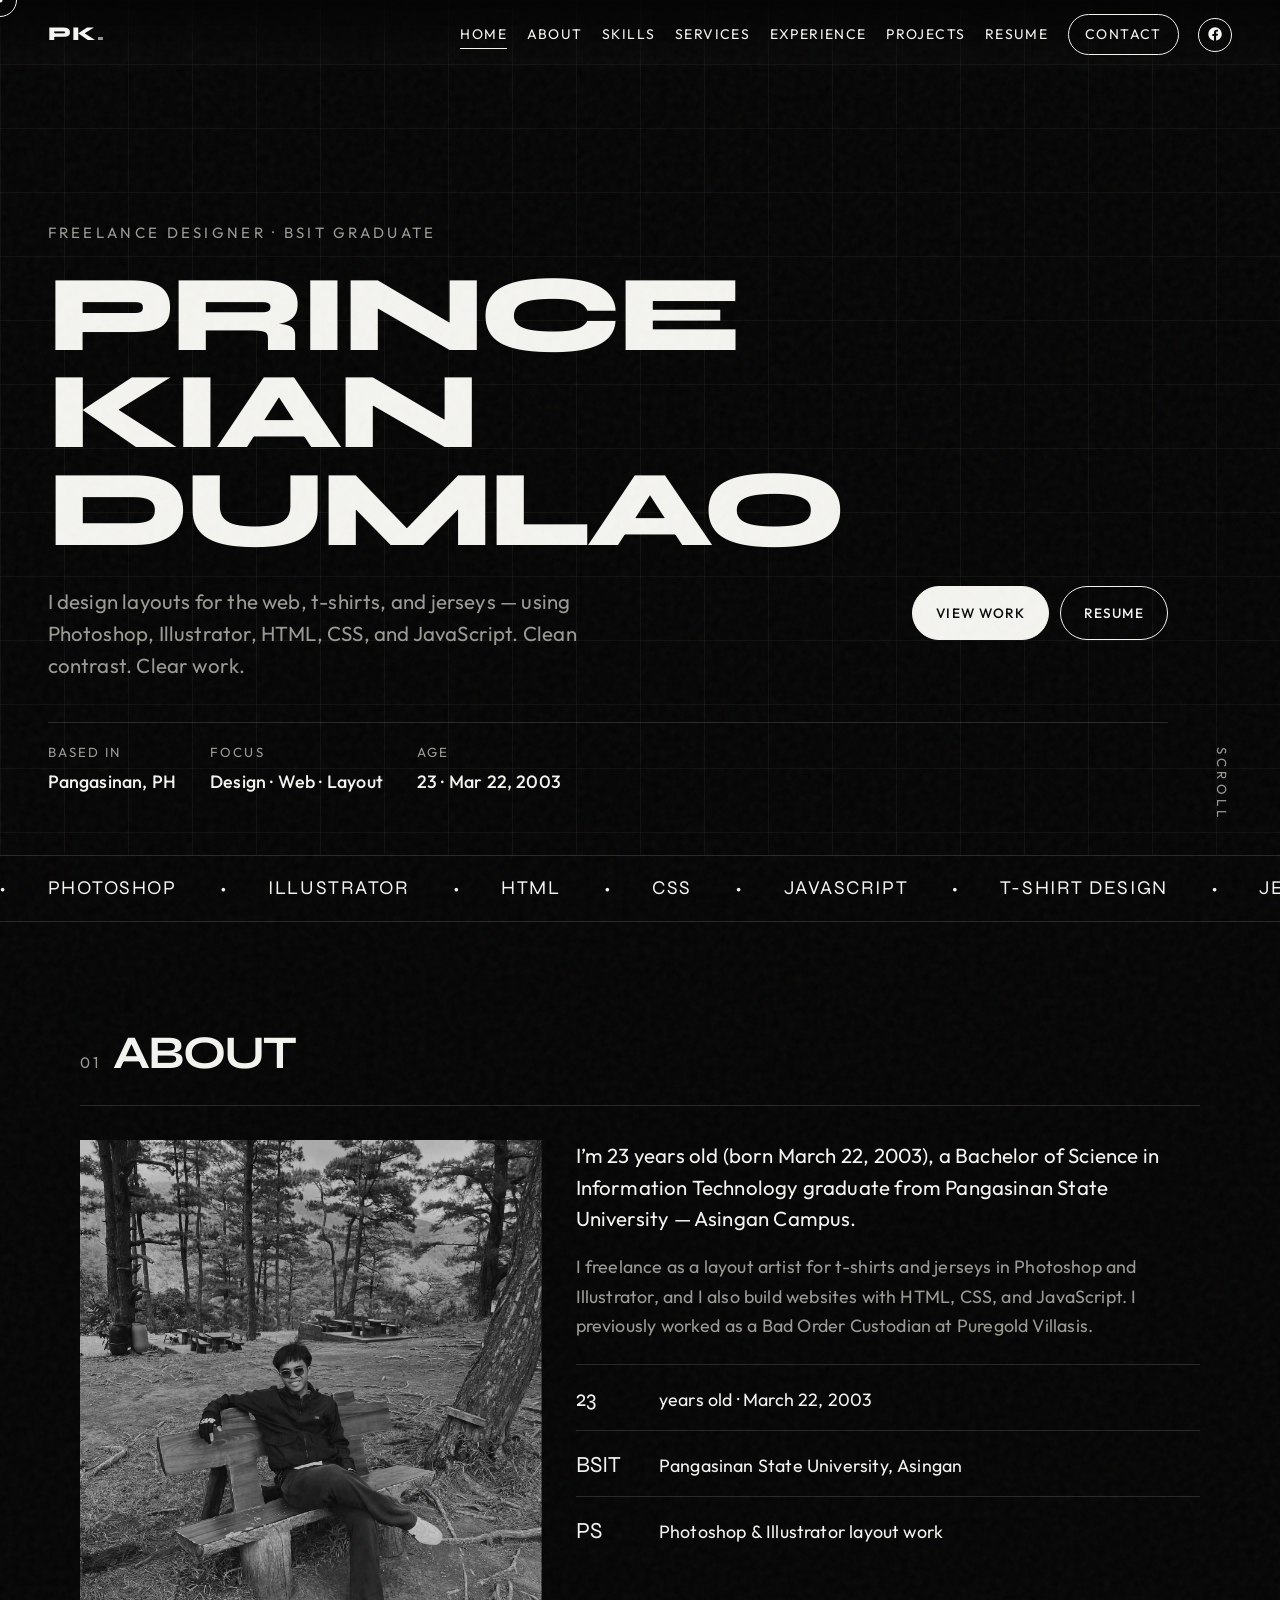
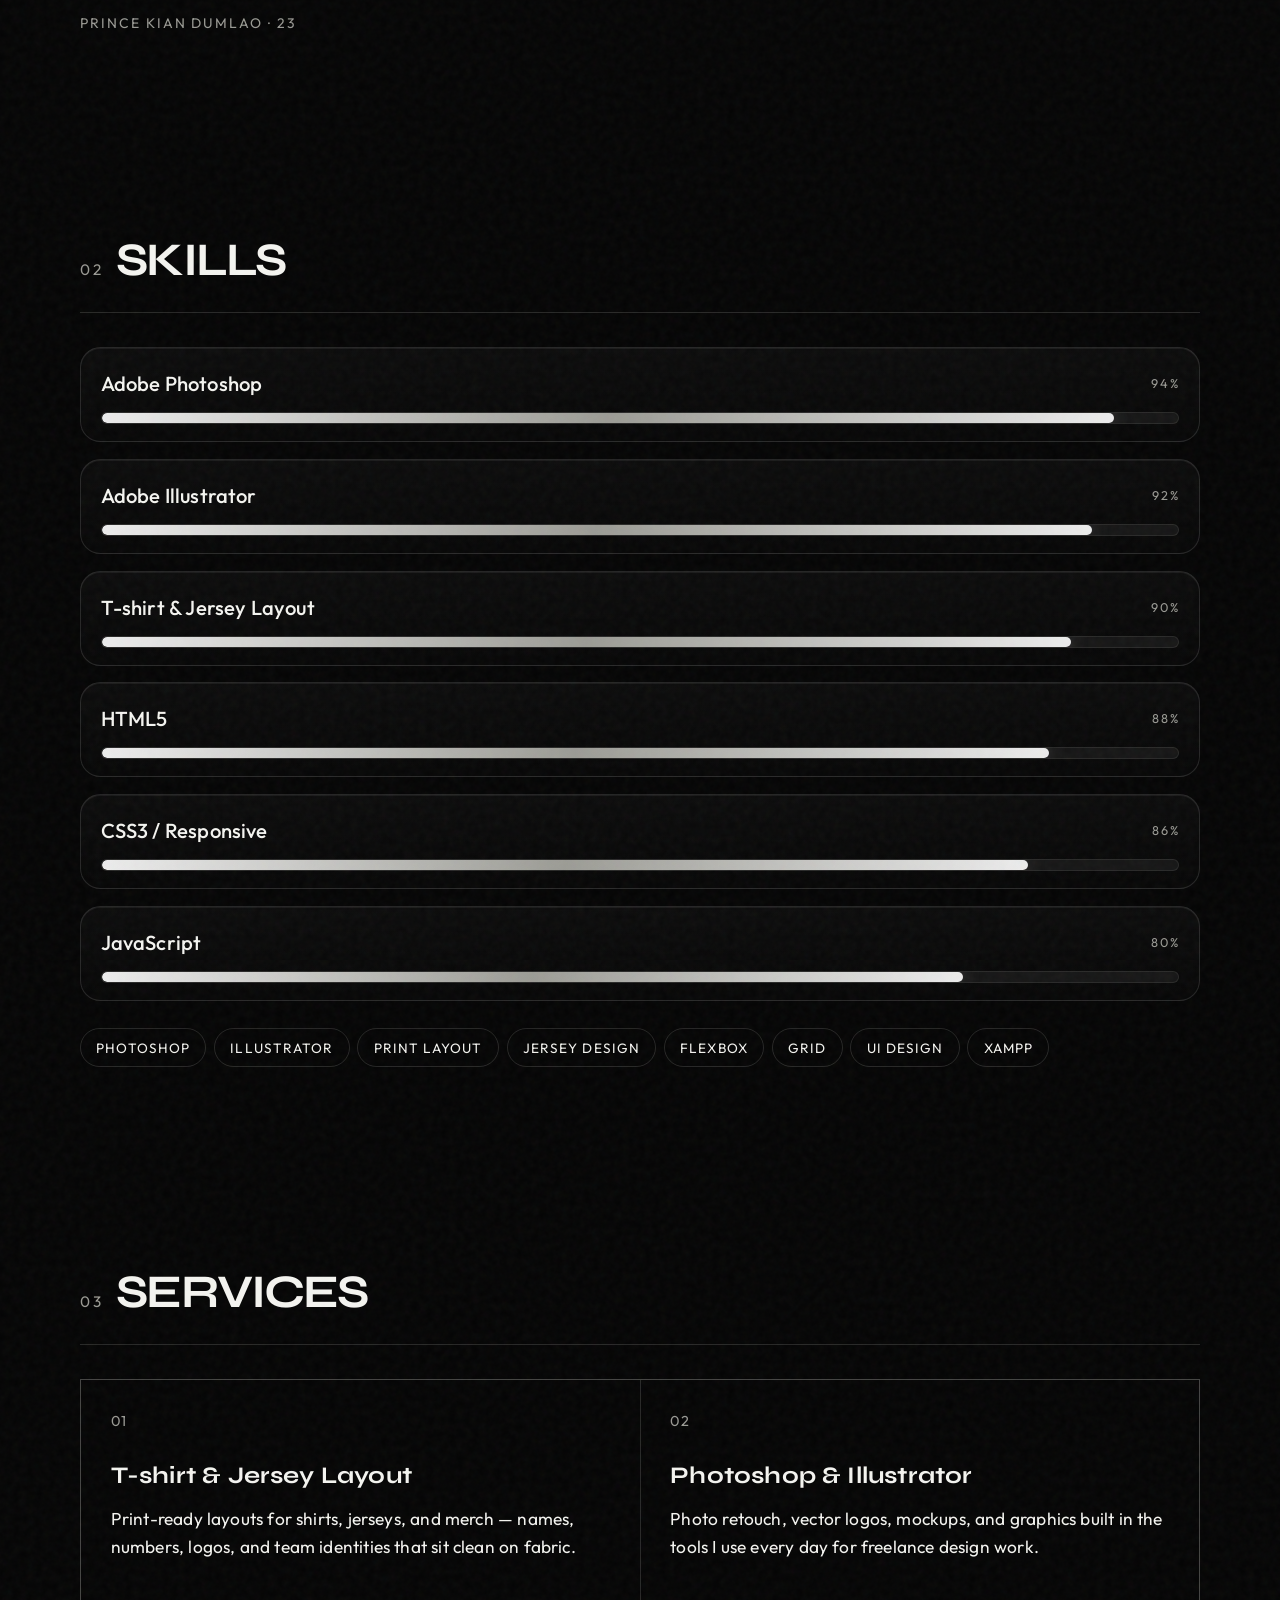
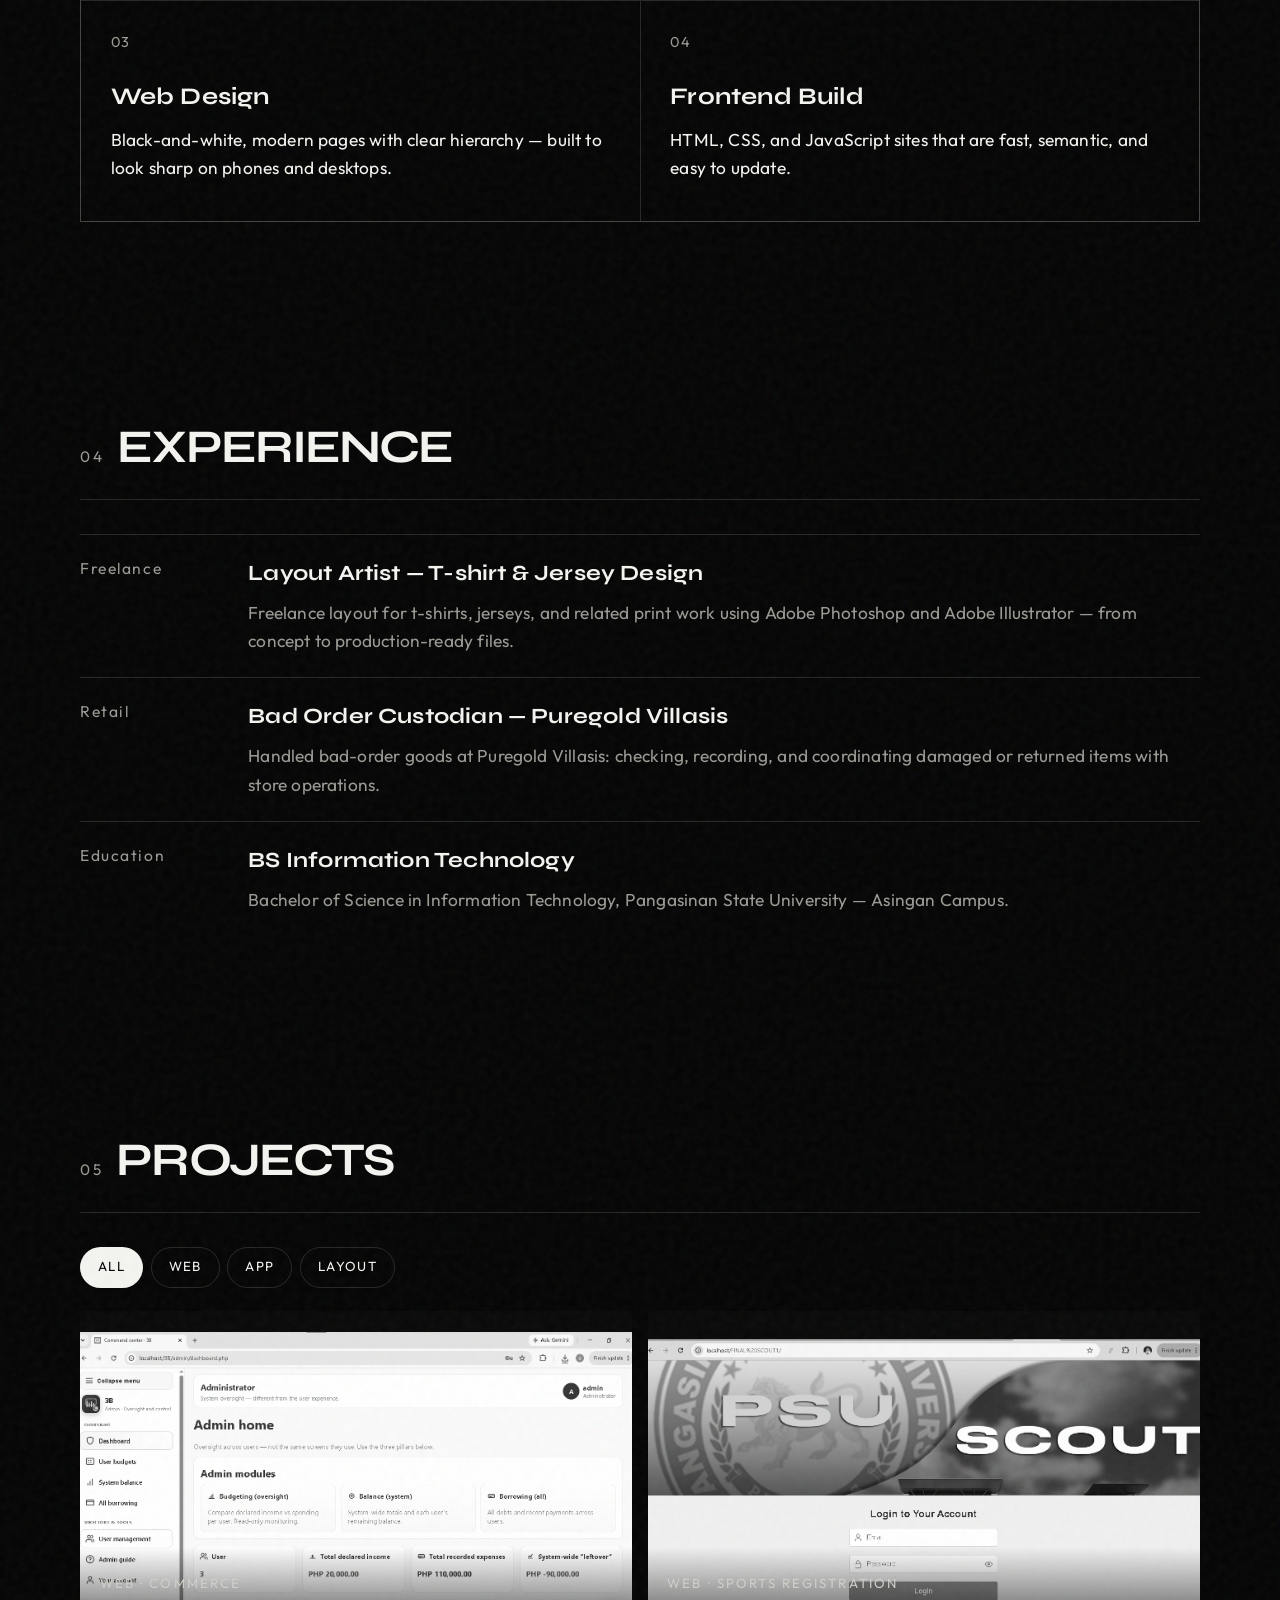
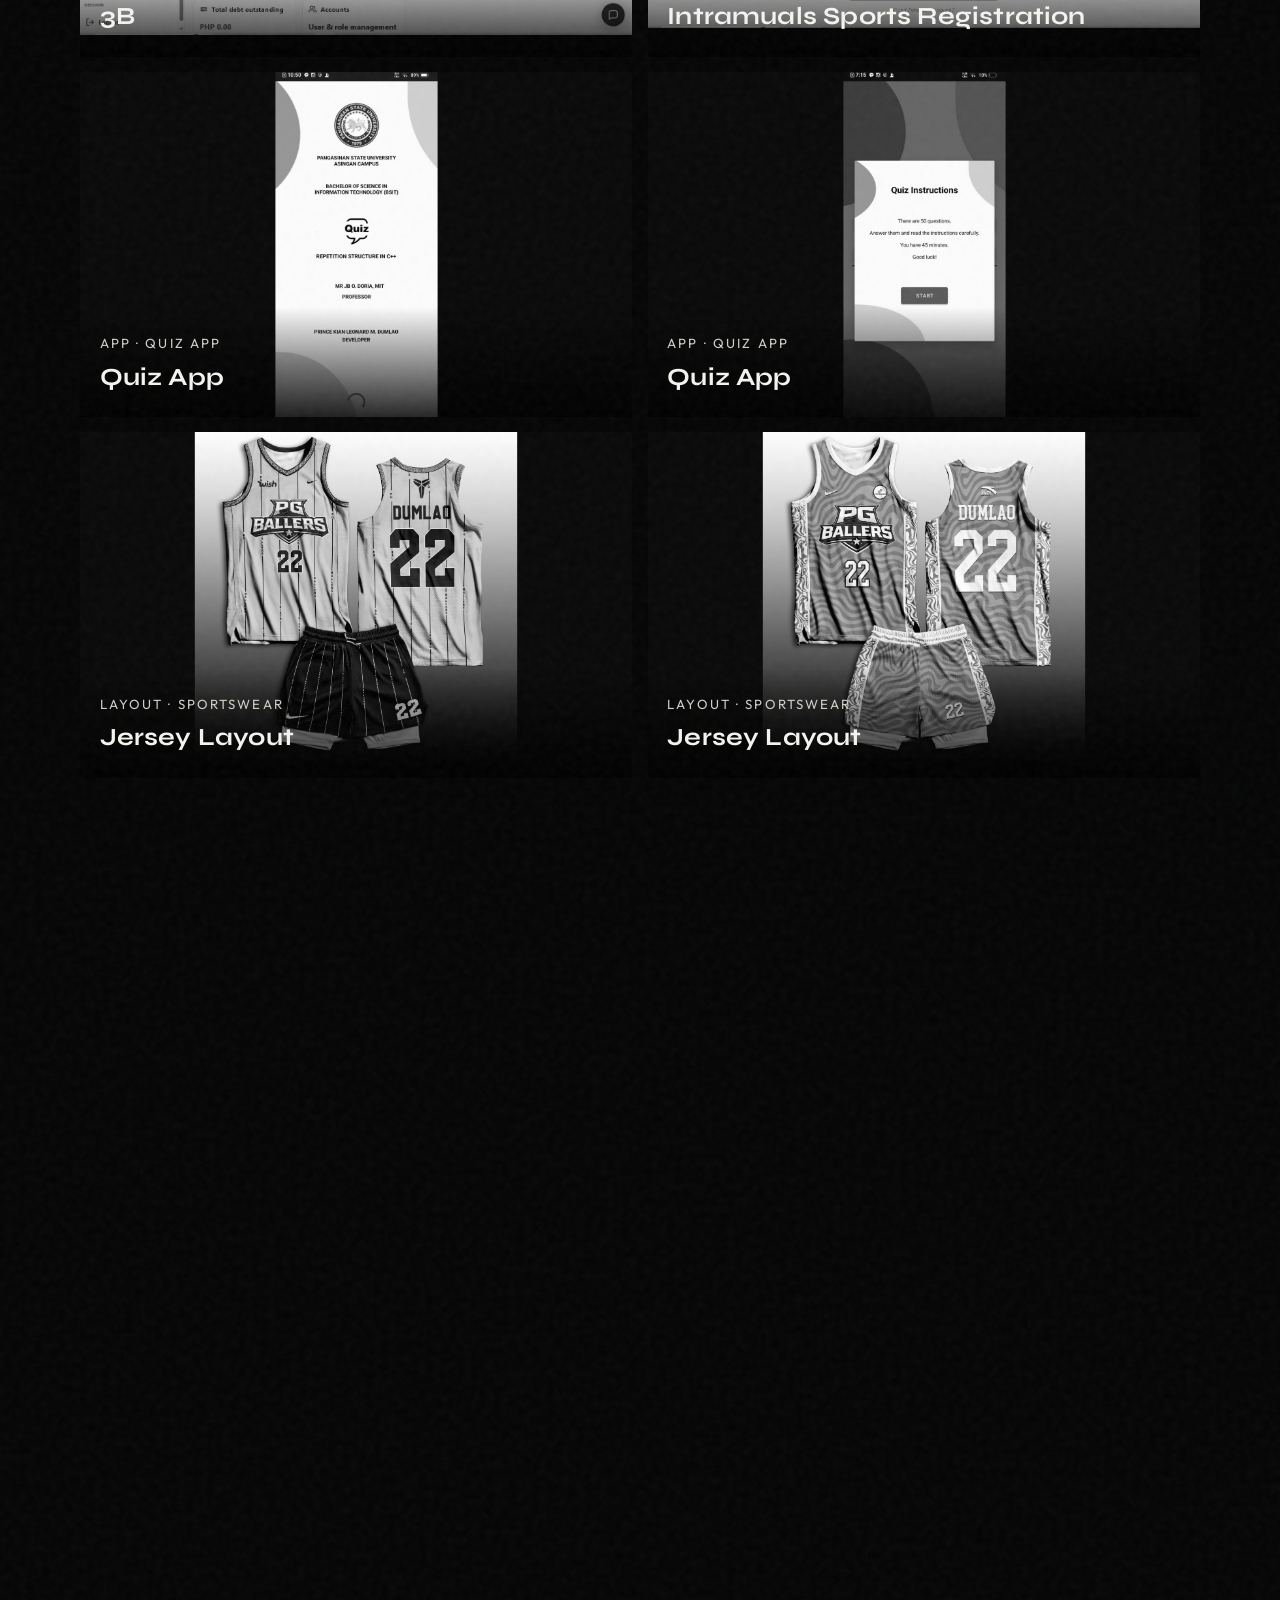
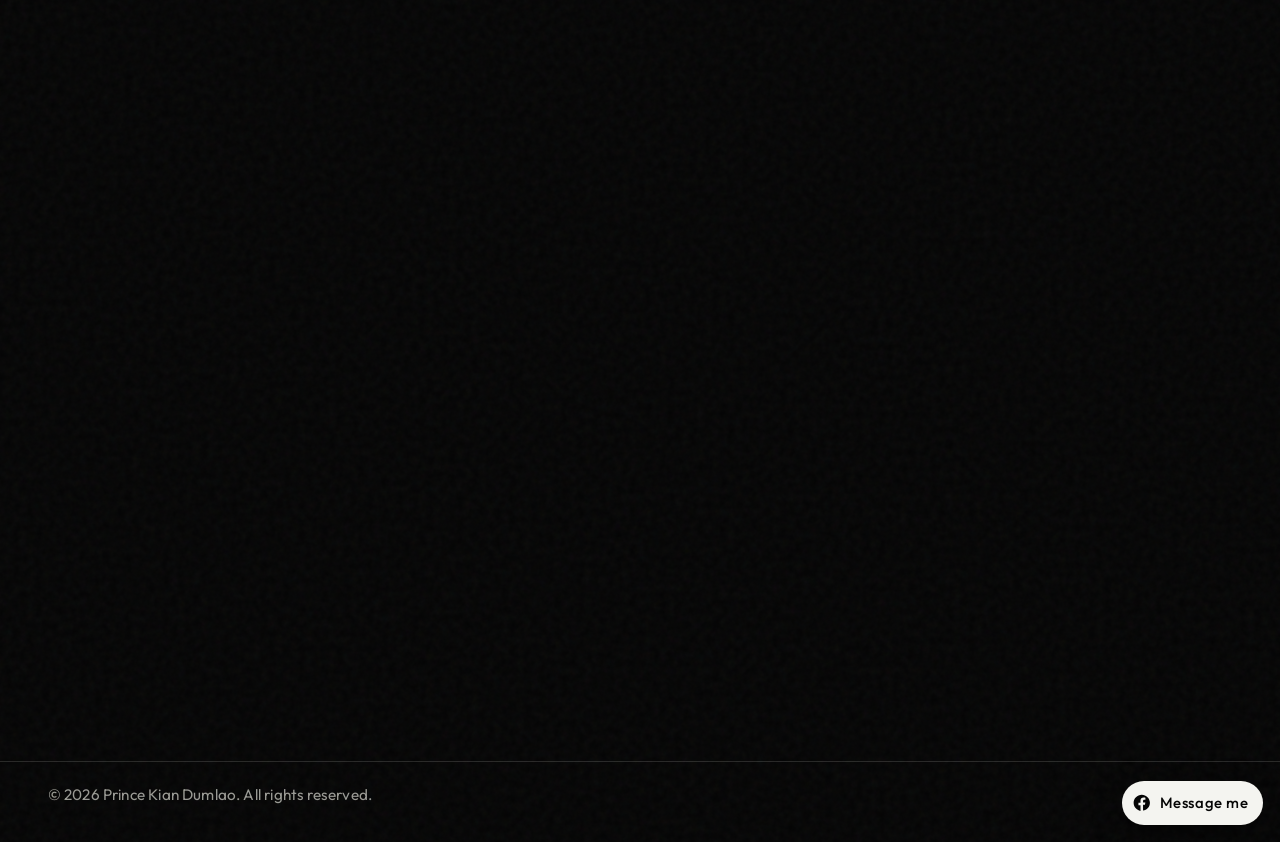
<file: index.html>
<!DOCTYPE html>
<html lang="en">
<head>
  <meta charset="UTF-8" />
  <meta name="viewport" content="width=device-width, initial-scale=1.0" />
  <title>Prince Kian Dumlao — Designer & Developer</title>
  <meta name="description" content="Portfolio of Prince Kian Dumlao, BSIT graduate from Pangasinan State University Asingan Campus. Web, Photoshop, Illustrator, t-shirt and jersey design." />
  <link rel="preconnect" href="https://fonts.googleapis.com" />
  <link rel="preconnect" href="https://fonts.gstatic.com" crossorigin />
  <link href="https://fonts.googleapis.com/css2?family=Syne:wght@500;600;700;800&family=Outfit:wght@300;400;500;600&display=swap" rel="stylesheet" />
  <link rel="icon" href="data:image/svg+xml,<svg xmlns='http://www.w3.org/2000/svg' viewBox='0 0 100 100'><rect fill='%23000' width='100' height='100'/><text y='72' x='18' font-size='68' fill='%23fff' font-family='Arial'>P</text></svg>" />
  <link rel="stylesheet" href="css/style.css" />
</head>
<body>
  <div class="cursor" aria-hidden="true"></div>
  <div class="cursor-dot" aria-hidden="true"></div>
  <div class="progress" id="progress"></div>
  <div class="noise" aria-hidden="true"></div>

  <a class="fb-float" href="https://www.facebook.com/messages/new" target="_blank" rel="noopener noreferrer" aria-label="Message me on Facebook">
    <svg viewBox="0 0 24 24" aria-hidden="true">
      <path fill="currentColor" d="M22 12.07C22 6.5 17.52 2 12 2S2 6.5 2 12.07c0 4.99 3.66 9.13 8.44 9.88v-6.99H7.9v-2.89h2.54V9.41c0-2.5 1.49-3.89 3.77-3.89 1.09 0 2.24.2 2.24.2v2.46h-1.26c-1.24 0-1.63.77-1.63 1.56v1.88h2.78l-.44 2.89h-2.34v6.99C18.34 21.2 22 17.06 22 12.07z"/>
    </svg>
    <span>Message me</span>
  </a>

  <header class="nav" id="nav">
    <a class="logo" href="#home">PK<span>.</span></a>
    <button class="nav-toggle" id="navToggle" aria-label="Open menu" aria-expanded="false">
      <span></span><span></span>
    </button>
    <nav class="nav-links" id="navLinks">
      <a href="#home">Home</a>
      <a href="#about">About</a>
      <a href="#skills">Skills</a>
      <a href="#services">Services</a>
      <a href="#experience">Experience</a>
      <a href="#projects">Projects</a>
      <a href="resume.html">Resume</a>
      <a class="nav-cta" href="#contact">Contact</a>
      <a class="nav-fb" href="https://www.facebook.com/messages/new" target="_blank" rel="noopener noreferrer" aria-label="Message on Facebook">
        <svg viewBox="0 0 24 24" aria-hidden="true">
          <path fill="currentColor" d="M22 12.07C22 6.5 17.52 2 12 2S2 6.5 2 12.07c0 4.99 3.66 9.13 8.44 9.88v-6.99H7.9v-2.89h2.54V9.41c0-2.5 1.49-3.89 3.77-3.89 1.09 0 2.24.2 2.24.2v2.46h-1.26c-1.24 0-1.63.77-1.63 1.56v1.88h2.78l-.44 2.89h-2.34v6.99C18.34 21.2 22 17.06 22 12.07z"/>
        </svg>
      </a>
    </nav>
  </header>

  <main>
    <section class="hero" id="home">
      <p class="hero-kicker reveal">Freelance designer · BSIT graduate</p>
      <h1 class="hero-title">
        <span class="line"><span>Prince</span></span>
        <span class="line"><span>Kian</span></span>
        <span class="line accent"><span>Dumlao</span></span>
      </h1>
      <div class="hero-row">
        <p class="hero-lede reveal">I design layouts for the web, t-shirts, and jerseys — using Photoshop, Illustrator, HTML, CSS, and JavaScript. Clean contrast. Clear work.</p>
        <div class="hero-actions reveal">
          <a class="btn btn-fill" href="#projects">View work</a>
          <a class="btn btn-outline" href="resume.html">Resume</a>
        </div>
      </div>
      <div class="hero-meta">
        <div class="reveal"><small>Based in</small><strong>Pangasinan, PH</strong></div>
        <div class="reveal"><small>Focus</small><strong>Design · Web · Layout</strong></div>
        <div class="reveal"><small>Age</small><strong>23 · Mar 22, 2003</strong></div>
      </div>
      <a class="scroll-hint" href="#about">Scroll</a>
    </section>

    <div class="marquee" aria-hidden="true">
      <div class="marquee-track">
        <span>Photoshop</span><span>Illustrator</span><span>HTML</span><span>CSS</span><span>JavaScript</span><span>T-shirt Design</span><span>Jersey Layout</span>
        <span>Photoshop</span><span>Illustrator</span><span>HTML</span><span>CSS</span><span>JavaScript</span><span>T-shirt Design</span><span>Jersey Layout</span>
      </div>
    </div>

    <section class="section" id="about">
      <div class="section-head">
        <span class="idx">01</span>
        <h2>About</h2>
      </div>
      <div class="about-grid">
        <figure class="about-photo">
          <img src="assets/prince.png" alt="Portrait of Prince Kian Dumlao" />
          <figcaption>Prince Kian Dumlao · 23</figcaption>
        </figure>
        <div class="about-copy">
          <p class="lead reveal">I’m 23 years old (born March 22, 2003), a Bachelor of Science in Information Technology graduate from Pangasinan State University — Asingan Campus.</p>
          <p class="reveal">I freelance as a layout artist for t-shirts and jerseys in Photoshop and Illustrator, and I also build websites with HTML, CSS, and JavaScript. I previously worked as a Bad Order Custodian at Puregold Villasis.</p>
          <ul class="facts">
            <li class="reveal"><span>23</span> years old · March 22, 2003</li>
            <li class="reveal"><span>BSIT</span> Pangasinan State University, Asingan</li>
            <li class="reveal"><span>PS</span> Photoshop &amp; Illustrator layout work</li>
          </ul>
        </div>
      </div>
    </section>

    <section class="section" id="skills">
      <div class="section-head">
        <span class="idx">02</span>
        <h2>Skills</h2>
      </div>
      <div class="skills-wrap">
        <article class="skill reveal" data-level="94">
          <header><h3>Adobe Photoshop</h3><span>94%</span></header>
          <div class="bar"><i></i></div>
        </article>
        <article class="skill reveal" data-level="92">
          <header><h3>Adobe Illustrator</h3><span>92%</span></header>
          <div class="bar"><i></i></div>
        </article>
        <article class="skill reveal" data-level="90">
          <header><h3>T-shirt &amp; Jersey Layout</h3><span>90%</span></header>
          <div class="bar"><i></i></div>
        </article>
        <article class="skill reveal" data-level="88">
          <header><h3>HTML5</h3><span>88%</span></header>
          <div class="bar"><i></i></div>
        </article>
        <article class="skill reveal" data-level="86">
          <header><h3>CSS3 / Responsive</h3><span>86%</span></header>
          <div class="bar"><i></i></div>
        </article>
        <article class="skill reveal" data-level="80">
          <header><h3>JavaScript</h3><span>80%</span></header>
          <div class="bar"><i></i></div>
        </article>
      </div>
      <div class="tags reveal">
        <span>Photoshop</span><span>Illustrator</span><span>Print layout</span><span>Jersey design</span>
        <span>Flexbox</span><span>Grid</span><span>UI Design</span><span>XAMPP</span>
      </div>
    </section>

    <section class="section" id="services">
      <div class="section-head">
        <span class="idx">03</span>
        <h2>Services</h2>
      </div>
      <div class="cards">
        <article class="card reveal">
          <span class="card-no">01</span>
          <h3>T-shirt &amp; Jersey Layout</h3>
          <p>Print-ready layouts for shirts, jerseys, and merch — names, numbers, logos, and team identities that sit clean on fabric.</p>
        </article>
        <article class="card reveal">
          <span class="card-no">02</span>
          <h3>Photoshop &amp; Illustrator</h3>
          <p>Photo retouch, vector logos, mockups, and graphics built in the tools I use every day for freelance design work.</p>
        </article>
        <article class="card reveal">
          <span class="card-no">03</span>
          <h3>Web Design</h3>
          <p>Black-and-white, modern pages with clear hierarchy — built to look sharp on phones and desktops.</p>
        </article>
        <article class="card reveal">
          <span class="card-no">04</span>
          <h3>Frontend Build</h3>
          <p>HTML, CSS, and JavaScript sites that are fast, semantic, and easy to update.</p>
        </article>
      </div>
    </section>

    <section class="section" id="experience">
      <div class="section-head">
        <span class="idx">04</span>
        <h2>Experience</h2>
      </div>
      <ol class="timeline">
        <li class="reveal">
          <time>Freelance</time>
          <div>
            <h3>Layout Artist — T-shirt &amp; Jersey Design</h3>
            <p>Freelance layout for t-shirts, jerseys, and related print work using Adobe Photoshop and Adobe Illustrator — from concept to production-ready files.</p>
          </div>
        </li>
        <li class="reveal">
          <time>Retail</time>
          <div>
            <h3>Bad Order Custodian — Puregold Villasis</h3>
            <p>Handled bad-order goods at Puregold Villasis: checking, recording, and coordinating damaged or returned items with store operations.</p>
          </div>
        </li>
        <li class="reveal">
          <time>Education</time>
          <div>
            <h3>BS Information Technology</h3>
            <p>Bachelor of Science in Information Technology, Pangasinan State University — Asingan Campus.</p>
          </div>
        </li>
      </ol>
    </section>

    <section class="section" id="projects">
      <div class="section-head">
        <span class="idx">05</span>
        <h2>Projects</h2>
      </div>
      <div class="filters" role="tablist">
        <button class="filter is-on" data-filter="all">All</button>
        <button class="filter" data-filter="web">Web</button>
        <button class="filter" data-filter="app">App</button>
        <button class="filter" data-filter="layout">Layout</button>
      </div>
      <div class="projects" id="projectGrid">
        <article class="project reveal" data-cat="web">
          <a href="#contact">
            <img src="assets/3b.png" alt="Professional budgeting, balance, and borrowing tools — one secure workspace.
            " />
            <div class="project-info">
              <span>Web · Commerce</span>
              <h3>3B </h3>
            </div>
          </a>
        </article>
        <article class="project reveal" data-cat="web">
          <a href="#contact">
            <img src="assets/registration.png" alt="Salt & Ember restaurant website photography" />
            <div class="project-info">
              <span>Web · Sports Registration</span>
              <h3>Intramuals Sports Registration</h3>
            </div>
          </a>
        </article>
        <article class="project reveal" data-cat="app">
          <a href="#contact">
            <img src="assets/monile.jpg" alt="Pulse analytics dashboard interface" />
            <div class="project-info">
              <span>App · Quiz App</span>
              <h3>Quiz App</h3>
            </div>
          </a>
        </article>
        <article class="project reveal" data-cat="app">
          <a href="#contact">
            <img src="assets/mobile.jpg" alt="Ledger One mobile banking app mockup" />
            <div class="project-info">
              <span>App · Quiz App</span>
              <h3>Quiz App</h3>
            </div>
          </a>
        </article>
        <article class="project reveal" data-cat="layout">
          <a href="#contact">
            <img src="assets/nbmbmnbmbnm.png" alt="Custom t-shirt layout and print mockup" />
            <div class="project-info">
              <span>Layout · Sportswear</span>
              <h3>Jersey Layout</h3>
            </div>
          </a>
        </article>
        <article class="project reveal" data-cat="layout">
          <a href="#contact">
            <img src="assets/dfgdfg.png" alt="Custom jersey layout mockup" />
            <div class="project-info">
              <span>Layout · Sportswear</span>
              <h3>Jersey Layout</h3>
            </div>
          </a>
        </article>
        <article class="project reveal" data-cat="layout">
          <a href="#contact">
            <img src="assets/DANNYI1 (1).png" alt="Custom jersey layout mockup" />
            <div class="project-info">
              <span>Layout · Danny Ildefonso Shirt</span>
              <h3>Jersey Layout</h3>
            </div>
          </a>
        </article>
         <article class="project reveal" data-cat="layout">
          <a href="#contact">
            <img src="assets/sk.jpg" alt="Custom jersey layout mockup" />
            <div class="project-info">
              <span>Layout · SK PROJECT </span>
              <h3>Poster Layout</h3>
            </div>
          </a>
        </article>
          <article class="project reveal" data-cat="layout">
          <a href="#contact">
            <img src="assets/111.png" alt="Custom jersey layout mockup" />
            <div class="project-info">
              <span>Layout · Cover Page </span>
              <h3>Cover Page</h3>
            </div>
          </a>
        </article>
        <article class="project reveal" data-cat="layout">
          <a href="#contact">
            <img src="assets/score.png" alt="Custom jersey layout mockup" />
            <div class="project-info">
              <span>Layout · Final Score</span>
              <h3> Final Score</h3>
            </div>
          </a>
        </article>
      </div>
    </section>

    <section class="section contact" id="contact">
      <div class="section-head">
        <span class="idx">06</span>
        <h2>Contact me</h2>
      </div>
      <div class="contact-grid">
        <div class="contact-copy">
          <p class="lead reveal">Need a layout, a jersey, or a website? Email, call, or message me on Facebook.</p>
          <ul class="contact-list">
            <li class="reveal">
              <a href="mailto:princekiandumlao22@gmail.com">
                <span class="ico" aria-hidden="true">✉</span>
                princekiandumlao22@gmail.com
              </a>
            </li>
            <li class="reveal">
              <a href="tel:+639667707800">
                <span class="ico" aria-hidden="true">☎</span>
                0966 770 7800
              </a>
            </li>
            <li class="reveal">
              <a href="https://www.facebook.com/kiandumlao22/" target="_blank" rel="noopener noreferrer">
                <span class="ico ico-fb" aria-hidden="true">
                  <svg viewBox="0 0 24 24"><path fill="currentColor" d="M22 12.07C22 6.5 17.52 2 12 2S2 6.5 2 12.07c0 4.99 3.66 9.13 8.44 9.88v-6.99H7.9v-2.89h2.54V9.41c0-2.5 1.49-3.89 3.77-3.89 1.09 0 2.24.2 2.24.2v2.46h-1.26c-1.24 0-1.63.77-1.63 1.56v1.88h2.78l-.44 2.89h-2.34v6.99C18.34 21.2 22 17.06 22 12.07z"/></svg>
                </span>
                Message me on Facebook
              </a>
            </li>
          </ul>
        </div>
        <form class="form reveal" id="contactForm" novalidate>
          <label>
            Name
            <input type="text" name="name" required placeholder="Your name" />
          </label>
          <label>
            Email
            <input type="email" name="email" required placeholder="you@email.com" />
          </label>
          <label>
            Message
            <textarea name="message" rows="5" required placeholder="Tell me about the project"></textarea>
          </label>
          <button class="btn btn-fill" type="submit">Send message</button>
          <p class="form-note" id="formNote" hidden></p>
        </form>
      </div>
    </section>
  </main>

  <footer class="footer">
    <p>© <span id="year"></span> Prince Kian Dumlao. All rights reserved.</p>
    <a href="#home">Back to top ↑</a>
  </footer>

  <script src="js/script.js"></script>
</body>
</html>
</file>
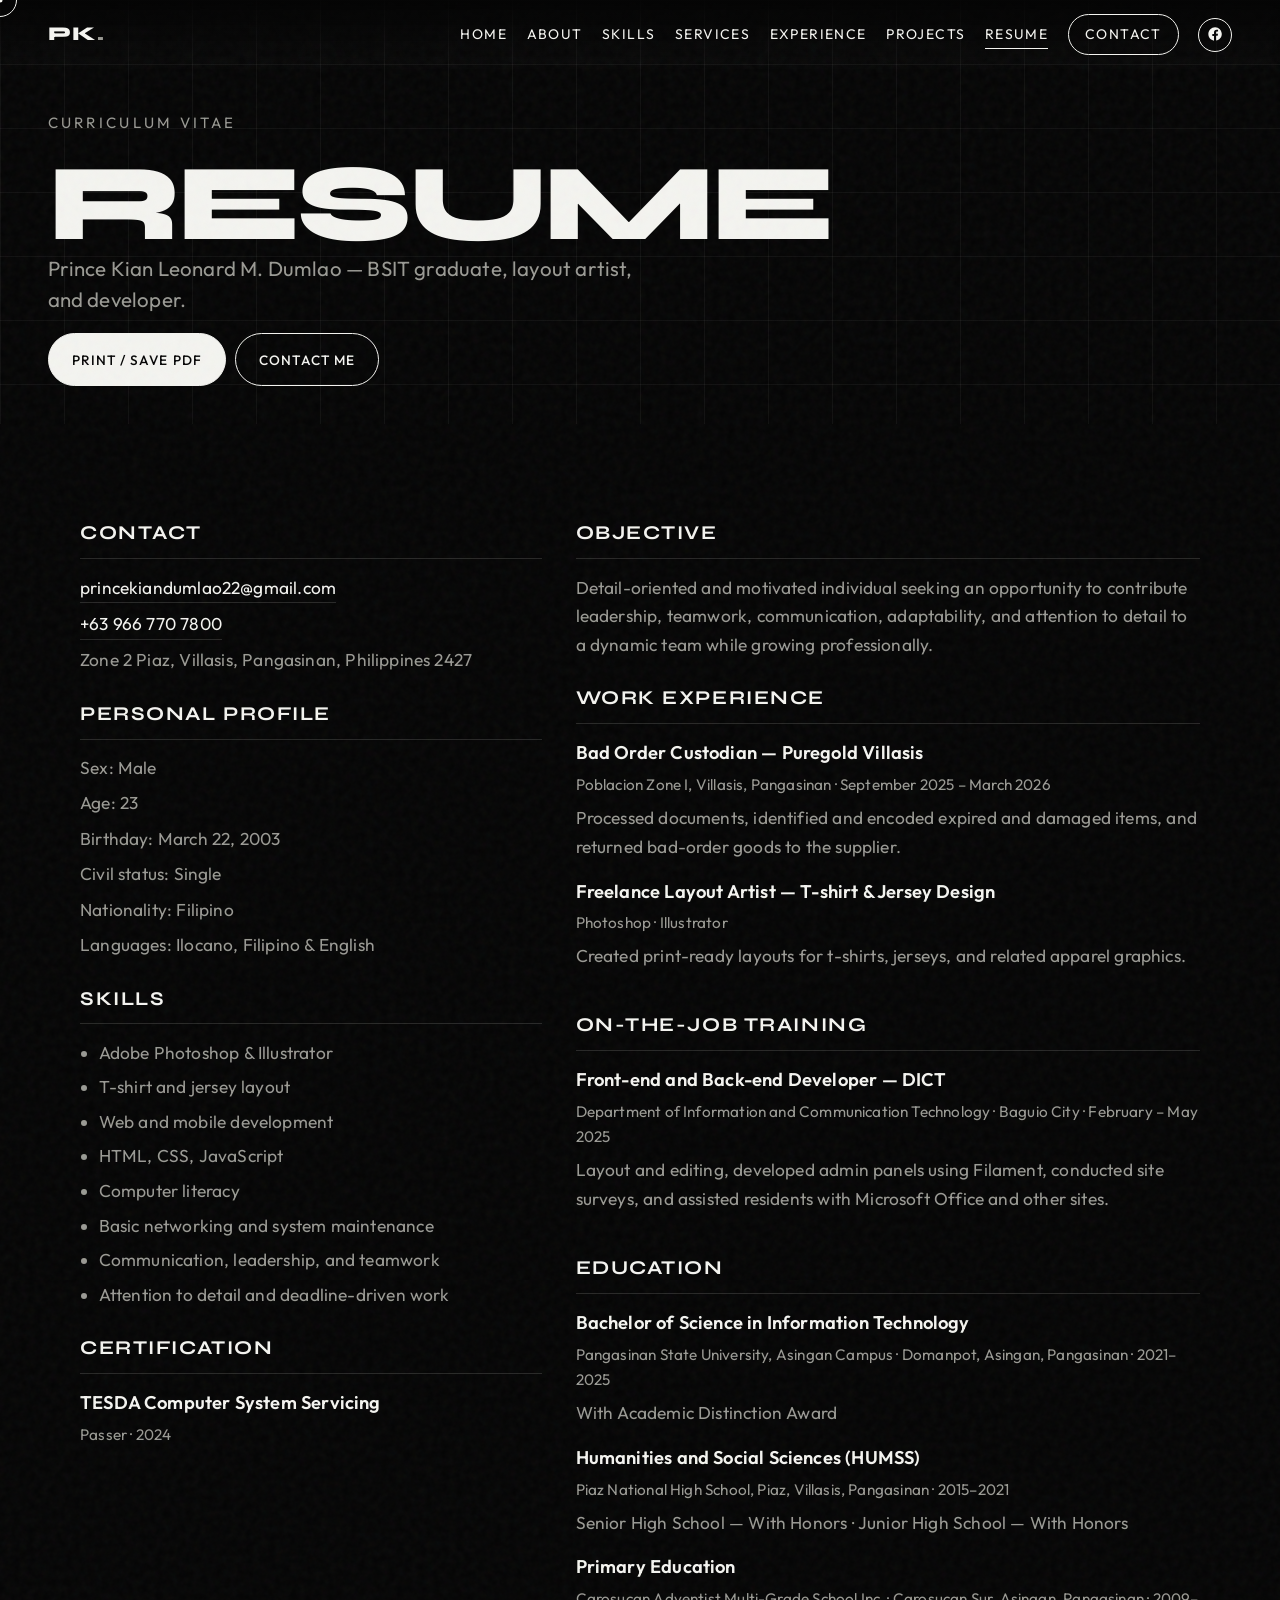
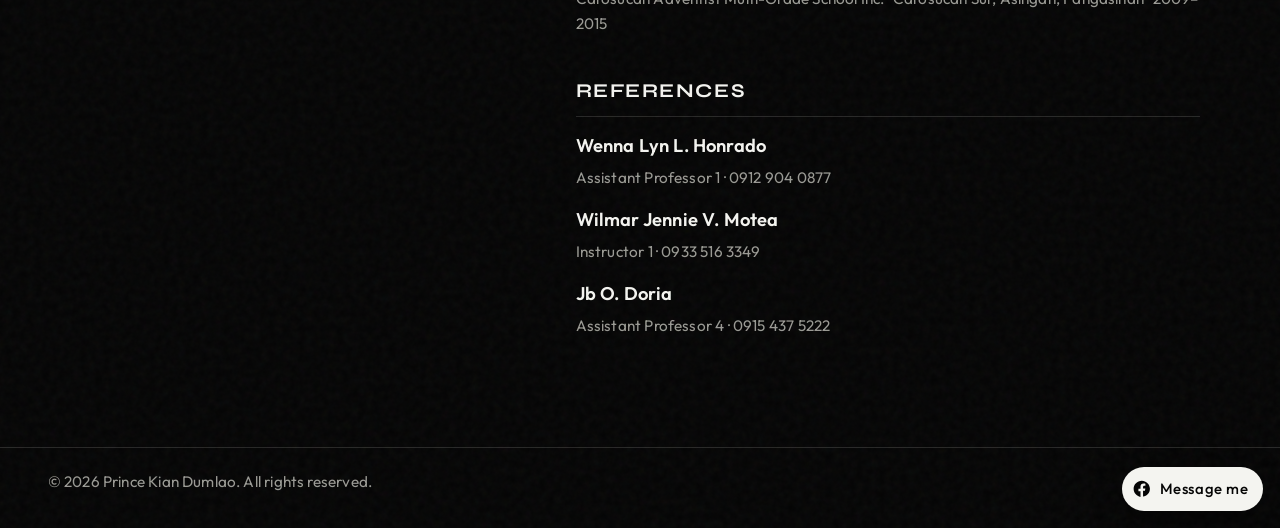
<file: resume.html>
<!DOCTYPE html>
<html lang="en">
<head>
  <meta charset="UTF-8" />
  <meta name="viewport" content="width=device-width, initial-scale=1.0" />
  <title>Resume — Prince Kian Dumlao</title>
  <meta name="description" content="Resume of Prince Kian Leonard M. Dumlao, BSIT graduate, designer and developer." />
  <link rel="preconnect" href="https://fonts.googleapis.com" />
  <link rel="preconnect" href="https://fonts.gstatic.com" crossorigin />
  <link href="https://fonts.googleapis.com/css2?family=Syne:wght@500;600;700;800&family=Outfit:wght@300;400;500;600&display=swap" rel="stylesheet" />
  <link rel="icon" href="data:image/svg+xml,<svg xmlns='http://www.w3.org/2000/svg' viewBox='0 0 100 100'><rect fill='%23000' width='100' height='100'/><text y='72' x='18' font-size='68' fill='%23fff' font-family='Arial'>P</text></svg>" />
  <link rel="stylesheet" href="css/style.css" />
</head>
<body class="page-resume">
  <div class="cursor" aria-hidden="true"></div>
  <div class="cursor-dot" aria-hidden="true"></div>
  <div class="progress" id="progress"></div>
  <div class="noise" aria-hidden="true"></div>

  <a class="fb-float" href="https://www.facebook.com/messages/new" target="_blank" rel="noopener noreferrer" aria-label="Message me on Facebook">
    <svg viewBox="0 0 24 24" aria-hidden="true">
      <path fill="currentColor" d="M22 12.07C22 6.5 17.52 2 12 2S2 6.5 2 12.07c0 4.99 3.66 9.13 8.44 9.88v-6.99H7.9v-2.89h2.54V9.41c0-2.5 1.49-3.89 3.77-3.89 1.09 0 2.24.2 2.24.2v2.46h-1.26c-1.24 0-1.63.77-1.63 1.56v1.88h2.78l-.44 2.89h-2.34v6.99C18.34 21.2 22 17.06 22 12.07z"/>
    </svg>
    <span>Message me</span>
  </a>

  <header class="nav" id="nav">
    <a class="logo" href="index.html">PK<span>.</span></a>
    <button class="nav-toggle" id="navToggle" aria-label="Open menu" aria-expanded="false">
      <span></span><span></span>
    </button>
    <nav class="nav-links" id="navLinks">
      <a href="index.html#home">Home</a>
      <a href="index.html#about">About</a>
      <a href="index.html#skills">Skills</a>
      <a href="index.html#services">Services</a>
      <a href="index.html#experience">Experience</a>
      <a href="index.html#projects">Projects</a>
      <a class="is-active" href="resume.html">Resume</a>
      <a class="nav-cta" href="index.html#contact">Contact</a>
      <a class="nav-fb" href="https://www.facebook.com/messages/new" target="_blank" rel="noopener noreferrer" aria-label="Message on Facebook">
        <svg viewBox="0 0 24 24" aria-hidden="true">
          <path fill="currentColor" d="M22 12.07C22 6.5 17.52 2 12 2S2 6.5 2 12.07c0 4.99 3.66 9.13 8.44 9.88v-6.99H7.9v-2.89h2.54V9.41c0-2.5 1.49-3.89 3.77-3.89 1.09 0 2.24.2 2.24.2v2.46h-1.26c-1.24 0-1.63.77-1.63 1.56v1.88h2.78l-.44 2.89h-2.34v6.99C18.34 21.2 22 17.06 22 12.07z"/>
        </svg>
      </a>
    </nav>
  </header>

  <main>
    <section class="hero" id="resume">
      <p class="hero-kicker reveal">Curriculum vitae</p>
      <h1 class="hero-title">
        <span class="line"><span>Resume</span></span>
      </h1>
      <p class="hero-lede reveal">Prince Kian Leonard M. Dumlao — BSIT graduate, layout artist, and developer.</p>
      <div class="resume-actions reveal">
        <button class="btn btn-fill" type="button" onclick="window.print()">Print / Save PDF</button>
        <a class="btn btn-outline" href="index.html#contact">Contact me</a>
      </div>
    </section>

    <section class="section">
      <div class="resume-wrap">
        <aside class="resume-side">
          <article class="resume-block reveal">
            <h3>Contact</h3>
            <div class="resume-meta">
              <a href="mailto:princekiandumlao22@gmail.com">princekiandumlao22@gmail.com</a>
              <a href="tel:+639667707800">+63 966 770 7800</a>
              <p>Zone 2 Piaz, Villasis, Pangasinan, Philippines 2427</p>
            </div>
          </article>
          <article class="resume-block reveal">
            <h3>Personal profile</h3>
            <div class="resume-meta">
              <p>Sex: Male</p>
              <p>Age: 23</p>
              <p>Birthday: March 22, 2003</p>
              <p>Civil status: Single</p>
              <p>Nationality: Filipino</p>
              <p>Languages: Ilocano, Filipino &amp; English</p>
            </div>
          </article>
          <article class="resume-block reveal">
            <h3>Skills</h3>
            <ul>
              <li>Adobe Photoshop &amp; Illustrator</li>
              <li>T-shirt and jersey layout</li>
              <li>Web and mobile development</li>
              <li>HTML, CSS, JavaScript</li>
              <li>Computer literacy</li>
              <li>Basic networking and system maintenance</li>
              <li>Communication, leadership, and teamwork</li>
              <li>Attention to detail and deadline-driven work</li>
            </ul>
          </article>
          <article class="resume-block reveal">
            <h3>Certification</h3>
            <div class="resume-item">
              <strong>TESDA Computer System Servicing</strong>
              <span>Passer · 2024</span>
            </div>
          </article>
        </aside>

        <div class="resume-main">
          <article class="resume-block reveal">
            <h3>Objective</h3>
            <p>Detail-oriented and motivated individual seeking an opportunity to contribute leadership, teamwork, communication, adaptability, and attention to detail to a dynamic team while growing professionally.</p>
          </article>
          <article class="resume-block reveal">
            <h3>Work experience</h3>
            <div class="resume-item">
              <strong>Bad Order Custodian — Puregold Villasis</strong>
              <span>Poblacion Zone I, Villasis, Pangasinan · September 2025 – March 2026</span>
              <p>Processed documents, identified and encoded expired and damaged items, and returned bad-order goods to the supplier.</p>
            </div>
            <div class="resume-item">
              <strong>Freelance Layout Artist — T-shirt &amp; Jersey Design</strong>
              <span>Photoshop · Illustrator</span>
              <p>Created print-ready layouts for t-shirts, jerseys, and related apparel graphics.</p>
            </div>
          </article>
          <article class="resume-block reveal">
            <h3>On-the-job training</h3>
            <div class="resume-item">
              <strong>Front-end and Back-end Developer — DICT</strong>
              <span>Department of Information and Communication Technology · Baguio City · February – May 2025</span>
              <p>Layout and editing, developed admin panels using Filament, conducted site surveys, and assisted residents with Microsoft Office and other sites.</p>
            </div>
          </article>
          <article class="resume-block reveal">
            <h3>Education</h3>
            <div class="resume-item">
              <strong>Bachelor of Science in Information Technology</strong>
              <span>Pangasinan State University, Asingan Campus · Domanpot, Asingan, Pangasinan · 2021–2025</span>
              <p>With Academic Distinction Award</p>
            </div>
            <div class="resume-item">
              <strong>Humanities and Social Sciences (HUMSS)</strong>
              <span>Piaz National High School, Piaz, Villasis, Pangasinan · 2015–2021</span>
              <p>Senior High School — With Honors · Junior High School — With Honors</p>
            </div>
            <div class="resume-item">
              <strong>Primary Education</strong>
              <span>Carosucan Adventist Multi-Grade School Inc. · Carosucan Sur, Asingan, Pangasinan · 2009–2015</span>
            </div>
          </article>
          <article class="resume-block reveal">
            <h3>References</h3>
            <div class="resume-item">
              <strong>Wenna Lyn L. Honrado</strong>
              <span>Assistant Professor 1 · 0912 904 0877</span>
            </div>
            <div class="resume-item">
              <strong>Wilmar Jennie V. Motea</strong>
              <span>Instructor 1 · 0933 516 3349</span>
            </div>
            <div class="resume-item">
              <strong>Jb O. Doria</strong>
              <span>Assistant Professor 4 · 0915 437 5222</span>
            </div>
          </article>
        </div>
      </div>
    </section>
  </main>

  <footer class="footer">
    <p>© <span id="year"></span> Prince Kian Dumlao. All rights reserved.</p>
    <a href="index.html">Back to home</a>
  </footer>

  <script src="js/script.js"></script>
</body>
</html>
</file>
<file: css/style.css>
:root {
  --bg: #050505;
  --ink: #f4f4f0;
  --muted: #9a9a94;
  --line: rgba(244, 244, 240, 0.14);
  --gap: clamp(1.25rem, 4vw, 2.8rem);
  --max: 1120px;
  --ease: cubic-bezier(0.22, 1, 0.36, 1);
  --text: 1.0625rem;
  --lead: clamp(1.15rem, 1.6vw, 1.35rem);
}

*,
*::before,
*::after {
  box-sizing: border-box;
  margin: 0;
  padding: 0;
}

html {
  scroll-behavior: smooth;
  font-size: 17px;
}

body {
  font-family: "Outfit", system-ui, sans-serif;
  background: var(--bg);
  color: var(--ink);
  font-size: var(--text);
  line-height: 1.65;
  letter-spacing: 0.01em;
  overflow-x: hidden;
  animation: pageIn 0.9s var(--ease) both;
}

img {
  max-width: 100%;
  display: block;
}

a {
  color: inherit;
  text-decoration: none;
}

button,
input,
textarea {
  font: inherit;
  color: inherit;
}

.noise {
  pointer-events: none;
  position: fixed;
  inset: 0;
  z-index: 80;
  opacity: 0.045;
  background-image: url("data:image/svg+xml,%3Csvg viewBox='0 0 200 200' xmlns='http://www.w3.org/2000/svg'%3E%3Cfilter id='n'%3E%3CfeTurbulence type='fractalNoise' baseFrequency='0.85' numOctaves='4' stitchTiles='stitch'/%3E%3C/filter%3E%3Crect width='100%25' height='100%25' filter='url(%23n)'/%3E%3C/svg%3E");
}

.progress {
  position: fixed;
  top: 0;
  left: 0;
  height: 2px;
  width: 0;
  background: var(--ink);
  z-index: 100;
}

.cursor,
.cursor-dot {
  display: none;
}

@media (hover: hover) and (pointer: fine) {
  body,
  a,
  button {
    cursor: none;
  }

  .cursor,
  .cursor-dot {
    display: block;
    position: fixed;
    top: 0;
    left: 0;
    pointer-events: none;
    z-index: 200;
    border-radius: 50%;
    transform: translate(-50%, -50%);
  }

  .cursor {
    width: 34px;
    height: 34px;
    border: 1px solid var(--ink);
    transition: width 0.28s var(--ease), height 0.28s var(--ease), background 0.25s;
  }

  .cursor.is-hover {
    width: 52px;
    height: 52px;
    background: rgba(244, 244, 240, 0.08);
  }

  .cursor-dot {
    width: 5px;
    height: 5px;
    background: var(--ink);
  }
}

.nav {
  position: fixed;
  top: 0;
  left: 0;
  right: 0;
  z-index: 90;
  display: flex;
  align-items: center;
  justify-content: space-between;
  padding: 0.85rem var(--gap);
  background: linear-gradient(to bottom, rgba(5, 5, 5, 0.92), transparent);
  backdrop-filter: blur(8px);
}

.logo {
  font-family: "Syne", sans-serif;
  font-weight: 800;
  letter-spacing: 0.06em;
  font-size: 1.15rem;
  transition: transform 0.35s var(--ease);
}

.logo:hover {
  transform: scale(1.06);
}

.logo span {
  color: var(--muted);
}

.nav-links {
  display: flex;
  gap: 1.15rem;
  align-items: center;
  font-size: 0.82rem;
  letter-spacing: 0.1em;
  text-transform: uppercase;
}

.nav-fb {
  display: inline-flex;
  width: 2rem;
  height: 2rem;
  align-items: center;
  justify-content: center;
  border: 1px solid var(--ink);
  border-radius: 50%;
}

.nav-fb svg {
  width: 0.95rem;
  height: 0.95rem;
}

.nav-fb:hover {
  background: var(--ink);
  color: var(--bg);
}

.nav-fb::after {
  display: none !important;
}

.nav-links a {
  position: relative;
}

.nav-links a:not(.nav-cta)::after {
  content: "";
  position: absolute;
  left: 0;
  bottom: -3px;
  width: 0;
  height: 1px;
  background: var(--ink);
  transition: width 0.3s var(--ease);
}

.nav-links a:hover::after,
.nav-links a.is-active::after {
  width: 100%;
}

.nav-cta {
  border: 1px solid var(--ink);
  padding: 0.45rem 0.95rem;
  border-radius: 999px;
  transition: background 0.3s var(--ease), color 0.3s var(--ease), transform 0.3s var(--ease);
}

.nav-cta:hover {
  background: var(--ink);
  color: var(--bg);
}

.nav-toggle {
  display: none;
  width: 38px;
  height: 38px;
  background: none;
  border: 1px solid var(--line);
  border-radius: 50%;
  position: relative;
}

.nav-toggle span {
  position: absolute;
  left: 10px;
  right: 10px;
  height: 1px;
  background: var(--ink);
  transition: 0.3s var(--ease);
}

.nav-toggle span:first-child {
  top: 14px;
}

.nav-toggle span:last-child {
  top: 22px;
}

.nav-toggle.is-open span:first-child {
  top: 18px;
  transform: rotate(45deg);
}

.nav-toggle.is-open span:last-child {
  top: 18px;
  transform: rotate(-45deg);
}

.hero {
  min-height: 95vh;
  padding: 7.2rem var(--gap) 3.4rem;
  display: flex;
  flex-direction: column;
  justify-content: flex-end;
  position: relative;
  background-image:
    linear-gradient(rgba(244, 244, 240, 0.05) 1px, transparent 1px),
    linear-gradient(90deg, rgba(244, 244, 240, 0.05) 1px, transparent 1px);
  background-size: 64px 64px;
  animation: gridDrift 28s linear infinite;
}

.hero-kicker {
  font-size: 0.88rem;
  letter-spacing: 0.22em;
  text-transform: uppercase;
  color: var(--muted);
  margin-bottom: 1.15rem;
}

.hero-title {
  font-family: "Syne", sans-serif;
  font-weight: 800;
  font-size: clamp(2.6rem, 9.5vw, 6.4rem);
  line-height: 0.9;
  letter-spacing: -0.04em;
  text-transform: uppercase;
  max-width: 100%;
}

.hero-title .line {
  display: block;
  overflow: hidden;
}

.hero-title .line span {
  display: block;
  animation: rise 1.2s var(--ease) both;
}

.hero-title .line:nth-child(2) span {
  animation-delay: 0.12s;
}

.hero-title .accent span {
  color: var(--ink);
  -webkit-text-stroke: 0;
  animation: rise 1.1s var(--ease) 0.24s both;
}

.hero-row {
  margin-top: 1.6rem;
  display: grid;
  grid-template-columns: 1.2fr 0.8fr;
  gap: 1.5rem;
  max-width: var(--max);
}

.hero-lede {
  font-size: var(--lead);
  color: var(--muted);
  max-width: 36rem;
  line-height: 1.55;
}

.hero-actions {
  display: flex;
  gap: 0.65rem;
  align-items: flex-start;
  justify-content: flex-end;
}

.btn {
  display: inline-flex;
  align-items: center;
  justify-content: center;
  padding: 0.85rem 1.35rem;
  border-radius: 999px;
  border: 1px solid var(--ink);
  letter-spacing: 0.08em;
  text-transform: uppercase;
  font-size: 0.8rem;
  font-weight: 500;
  position: relative;
  overflow: hidden;
  transition: transform 0.35s var(--ease), background 0.3s var(--ease), color 0.3s var(--ease);
}

.btn::after {
  content: "";
  position: absolute;
  inset: 0;
  pointer-events: none;
  background: linear-gradient(120deg, transparent 30%, rgba(255, 255, 255, 0.22), transparent 70%);
  transform: translateX(-120%);
}

.btn:hover {
  transform: translateY(-3px);
}

.btn:hover::after {
  animation: shine 0.7s var(--ease);
}

.btn-fill {
  background: var(--ink);
  color: var(--bg);
}

.btn-fill:hover {
  background: transparent;
  color: var(--ink);
}

.btn-outline:hover {
  background: var(--ink);
  color: var(--bg);
}

.hero-meta {
  display: flex;
  gap: 2rem;
  margin-top: 2.4rem;
  padding-top: 1.1rem;
  border-top: 1px solid var(--line);
  max-width: var(--max);
}

.hero-meta small {
  display: block;
  color: var(--muted);
  text-transform: uppercase;
  letter-spacing: 0.16em;
  font-size: 0.78rem;
  margin-bottom: 0.2rem;
}

.hero-meta strong {
  font-size: 1.05rem;
  font-weight: 500;
}

.scroll-hint {
  position: absolute;
  right: var(--gap);
  bottom: 2rem;
  writing-mode: vertical-rl;
  letter-spacing: 0.32em;
  text-transform: uppercase;
  font-size: 0.78rem;
  color: var(--muted);
  animation: bob 2.4s ease-in-out infinite;
}

.marquee {
  overflow: hidden;
  border-top: 1px solid var(--line);
  border-bottom: 1px solid var(--line);
  padding: 0.95rem 0;
}

.marquee-track {
  display: flex;
  gap: 2.6rem;
  width: max-content;
  animation: slide 22s linear infinite;
  font-family: "Syne", sans-serif;
  font-size: 1.15rem;
  text-transform: uppercase;
  letter-spacing: 0.08em;
}

.marquee:hover .marquee-track {
  animation-play-state: paused;
}

.marquee-track span::before {
  content: "●";
  margin-right: 2.4rem;
  font-size: 0.5rem;
  vertical-align: middle;
}

.section {
  padding: 5.5rem var(--gap);
  max-width: calc(var(--max) + var(--gap) * 2);
  margin: 0 auto;
}

.section-head {
  display: flex;
  align-items: baseline;
  gap: 0.75rem;
  margin-bottom: 2rem;
  border-bottom: 1px solid var(--line);
  padding-bottom: 0.75rem;
}

.idx {
  color: var(--muted);
  font-size: 0.9rem;
  letter-spacing: 0.18em;
}

.section-head h2 {
  font-family: "Syne", sans-serif;
  font-size: clamp(1.9rem, 4vw, 2.75rem);
  text-transform: uppercase;
  letter-spacing: -0.04em;
}

.about-grid {
  display: grid;
  grid-template-columns: 0.85fr 1.15fr;
  gap: 2rem;
  align-items: start;
}

.about-photo img {
  width: 100%;
  height: min(58vh, 460px);
  object-fit: cover;
  filter: grayscale(1) contrast(1.05);
  clip-path: inset(10% 10% 10% 10%);
  transform: scale(1.06);
  transition: clip-path 1.1s var(--ease), transform 1.1s var(--ease);
}

.about-photo.is-visible img,
.about-photo:hover img {
  clip-path: inset(0);
  transform: scale(1);
}

.about-photo figcaption {
  margin-top: 0.7rem;
  color: var(--muted);
  font-size: 0.82rem;
  letter-spacing: 0.14em;
  text-transform: uppercase;
}

.lead {
  font-size: var(--lead);
  margin-bottom: 1rem;
  line-height: 1.55;
}

.about-copy p + p {
  color: var(--muted);
  font-size: 1.05rem;
}

.facts {
  list-style: none;
  margin-top: 1.4rem;
  display: grid;
  gap: 0.75rem;
}

.facts li {
  display: flex;
  gap: 0.9rem;
  align-items: baseline;
  border-top: 1px solid var(--line);
  padding-top: 0.85rem;
  font-size: 1.05rem;
}

.facts span {
  font-family: "Syne", sans-serif;
  font-size: 1.35rem;
  min-width: 4rem;
}

.skills-wrap {
  display: grid;
  gap: 1rem;
}

.skill {
  position: relative;
  padding: 1.1rem 1.15rem 1rem;
  border: 1px solid rgba(244, 244, 240, 0.12);
  border-radius: 1.2rem;
  background: linear-gradient(180deg, rgba(255, 255, 255, 0.03), rgba(255, 255, 255, 0.01));
  box-shadow: inset 0 1px 0 rgba(255, 255, 255, 0.06), 0 18px 34px rgba(0, 0, 0, 0.18);
  overflow: hidden;
  transform: perspective(900px) rotateX(var(--tilt-x, 0deg)) rotateY(var(--tilt-y, 0deg)) translateY(0);
  transition: transform 0.45s var(--ease), box-shadow 0.45s var(--ease), border-color 0.35s var(--ease), background 0.35s var(--ease);
}

.skill::before {
  content: "";
  position: absolute;
  inset: -1px;
  border-radius: inherit;
  background: linear-gradient(135deg, rgba(244, 244, 240, 0.2), transparent 35%, rgba(244, 244, 240, 0.08));
  opacity: 0;
  transition: opacity 0.35s var(--ease);
}

.skill:hover,
.skill:focus-within {
  border-color: rgba(244, 244, 240, 0.28);
  box-shadow: inset 0 1px 0 rgba(255, 255, 255, 0.1), 0 22px 44px rgba(0, 0, 0, 0.25);
}

.skill:hover::before,
.skill:focus-within::before {
  opacity: 1;
}

.skill header {
  display: flex;
  justify-content: space-between;
  align-items: center;
  gap: 1rem;
  margin-bottom: 0.7rem;
  font-size: 1.02rem;
  position: relative;
  z-index: 1;
}

.skill h3 {
  font-weight: 500;
}

.skill header span {
  font-size: 0.75rem;
  letter-spacing: 0.14em;
  text-transform: uppercase;
  color: var(--muted);
}

.bar {
  height: 0.7rem;
  border-radius: 999px;
  background: rgba(244, 244, 240, 0.06);
  border: 1px solid rgba(244, 244, 240, 0.08);
  position: relative;
  overflow: hidden;
}

.bar i {
  display: block;
  height: 100%;
  width: 0;
  border-radius: inherit;
  background: linear-gradient(90deg, rgba(255,255,255,0.92), rgba(167,167,160,0.92), rgba(255,255,255,0.92));
  box-shadow: 0 0 20px rgba(244, 244, 240, 0.25);
  position: relative;
  overflow: hidden;
  transition: width 1.2s var(--ease);
}

.bar i::after {
  content: "";
  position: absolute;
  inset: 0;
  background: linear-gradient(90deg, transparent, rgba(255,255,255,0.8), transparent);
  transform: translateX(-120%);
}

.skill.is-in .bar i {
  width: var(--w);
}

.skill.is-in .bar i::after {
  animation: shine 1.5s var(--ease) 0.4s both;
}

.tags {
  display: flex;
  flex-wrap: wrap;
  gap: 0.45rem;
  margin-top: 1.6rem;
}

.tags span {
  border: 1px solid var(--line);
  padding: 0.42rem 0.9rem;
  border-radius: 999px;
  font-size: 0.8rem;
  letter-spacing: 0.08em;
  text-transform: uppercase;
  transition: background 0.3s var(--ease), color 0.3s var(--ease), transform 0.3s var(--ease), box-shadow 0.3s var(--ease);
}

.tags span:hover {
  background: var(--ink);
  color: var(--bg);
  transform: translateY(-2px);
  box-shadow: 0 12px 22px rgba(244, 244, 240, 0.16);
}

.skill.reveal.is-visible {
  opacity: 1;
  transform: perspective(900px) rotateX(var(--tilt-x, 0deg)) rotateY(var(--tilt-y, 0deg)) translateY(0);
  filter: none;
}

.cards {
  display: grid;
  grid-template-columns: repeat(2, 1fr);
  gap: 1px;
  background: var(--line);
  border: 1px solid var(--line);
}

.card {
  background: var(--bg);
  padding: 1.75rem;
  min-height: 220px;
  transition: background 0.35s var(--ease), transform 0.45s var(--ease), color 0.35s var(--ease);
}

.card:hover {
  background: var(--ink);
  color: var(--bg);
  transform: translateY(-8px);
}

.card-no {
  display: block;
  color: var(--muted);
  margin-bottom: 1.3rem;
  font-size: 0.85rem;
  letter-spacing: 0.12em;
}

.card:hover .card-no {
  color: #555;
}

.card h3 {
  font-family: "Syne", sans-serif;
  font-size: 1.4rem;
  margin-bottom: 0.65rem;
}

.card p {
  font-size: 1.02rem;
  line-height: 1.6;
}

.timeline {
  list-style: none;
}

.timeline li {
  display: grid;
  grid-template-columns: 8.5rem 1fr;
  gap: 1.4rem;
  padding: 1.25rem 0;
  border-top: 1px solid var(--line);
  transition: transform 0.4s var(--ease);
}

.timeline li:hover {
  transform: translateX(6px);
}

.timeline time {
  color: var(--muted);
  letter-spacing: 0.1em;
  font-size: 0.92rem;
}

.timeline h3 {
  font-family: "Syne", sans-serif;
  font-size: 1.28rem;
  margin-bottom: 0.4rem;
}

.timeline p {
  color: var(--muted);
  font-size: 1.02rem;
}

.filters {
  display: flex;
  flex-wrap: wrap;
  gap: 0.45rem;
  margin-bottom: 1.4rem;
}

.filter {
  background: transparent;
  border: 1px solid var(--line);
  color: var(--ink);
  padding: 0.48rem 1rem;
  border-radius: 999px;
  text-transform: uppercase;
  letter-spacing: 0.1em;
  font-size: 0.78rem;
  transition: background 0.3s var(--ease), color 0.3s var(--ease), transform 0.3s var(--ease);
}

.filter:hover {
  transform: translateY(-2px);
}

.filter.is-on {
  background: var(--ink);
  color: var(--bg);
}

.projects {
  display: grid;
  grid-template-columns: repeat(2, 1fr);
  gap: 0.9rem;
}

.project {
  overflow: hidden;
}

.project a {
  display: block;
  position: relative;
}

.project img {
  width: 100%;
  height: auto;
  aspect-ratio: 16 / 10;
  object-fit: contain;
  background: rgba(244, 244, 240, 0.02);
  filter: grayscale(1);
  transform: scale(1.02);
  transition: transform 0.8s var(--ease), filter 0.5s;
}

.project:hover img {
  transform: scale(1.05);
  filter: grayscale(0.15);
}

.project-info {
  position: absolute;
  inset: auto 0 0 0;
  padding: 1.15rem;
  background: linear-gradient(transparent, rgba(0, 0, 0, 0.85));
  transform: translateY(18px);
  opacity: 0;
  transition: transform 0.45s var(--ease), opacity 0.45s var(--ease);
}

.project:hover .project-info,
.project.is-visible .project-info {
  transform: none;
  opacity: 1;
}

.project-info span {
  font-size: 0.78rem;
  letter-spacing: 0.16em;
  text-transform: uppercase;
  color: #cfcfc8;
}

.project-info h3 {
  font-family: "Syne", sans-serif;
  font-size: 1.45rem;
}

.project.is-hidden {
  display: none;
}

.contact-grid {
  display: grid;
  grid-template-columns: 1fr 1fr;
  gap: 2rem;
}

.contact-list {
  list-style: none;
  margin-top: 1rem;
}

.contact-list a {
  display: inline-flex;
  align-items: center;
  gap: 0.55rem;
  padding: 0.65rem 0;
  border-bottom: 1px solid var(--line);
  font-size: 1.08rem;
  transition: transform 0.35s var(--ease), letter-spacing 0.35s var(--ease);
}

.contact-list a:hover {
  transform: translateX(8px);
}

.contact-list .ico {
  width: 1.2rem;
  display: inline-flex;
  justify-content: center;
}

.contact-list .ico-fb svg {
  width: 1.05rem;
  height: 1.05rem;
  display: block;
}

.form {
  display: grid;
  gap: 0.85rem;
}

.form label {
  display: grid;
  gap: 0.35rem;
  font-size: 0.8rem;
  letter-spacing: 0.14em;
  text-transform: uppercase;
  color: var(--muted);
}

.form input,
.form textarea {
  background: transparent;
  border: none;
  border-bottom: 1px solid var(--line);
  padding: 0.65rem 0;
  outline: none;
  resize: vertical;
  font-size: 1.05rem;
}

.form input:focus,
.form textarea:focus {
  border-color: var(--ink);
}

.form-note {
  font-size: 0.95rem;
}

.fb-float {
  position: fixed;
  right: 1rem;
  bottom: 1rem;
  z-index: 85;
  display: inline-flex;
  align-items: center;
  gap: 0.45rem;
  background: var(--ink);
  color: var(--bg);
  border-radius: 999px;
  padding: 0.55rem 0.85rem 0.55rem 0.6rem;
  font-size: 0.88rem;
  letter-spacing: 0.04em;
  font-weight: 500;
  box-shadow: 0 10px 30px rgba(0, 0, 0, 0.45);
  animation: pulse 2.6s ease-in-out infinite;
  transition: transform 0.3s var(--ease);
}

.fb-float svg {
  width: 1.15rem;
  height: 1.15rem;
}

.fb-float:hover {
  transform: translateY(-3px) scale(1.03);
  animation-play-state: paused;
}

.footer {
  display: flex;
  justify-content: space-between;
  gap: 1rem;
  padding: 1.2rem var(--gap) 2rem;
  border-top: 1px solid var(--line);
  color: var(--muted);
  font-size: 0.9rem;
}

.reveal,
.section-head,
.about-photo {
  opacity: 0;
  transform: translateY(28px);
  filter: blur(6px);
  transition: opacity 0.9s var(--ease), transform 0.9s var(--ease), filter 0.9s var(--ease);
  transition-delay: var(--d, 0s);
}

.reveal.is-visible,
.section-head.is-visible,
.about-photo.is-visible {
  opacity: 1;
  transform: none;
  filter: none;
}

@keyframes rise {
  from { transform: translateY(110%); }
  to { transform: translateY(0); }
}

@keyframes pageIn {
  from {
    opacity: 0;
    filter: blur(8px);
  }
  to {
    opacity: 1;
    filter: none;
  }
}

@keyframes fillStroke {
  to {
    color: var(--ink);
    -webkit-text-stroke: 0;
  }
}

@keyframes bob {
  0%, 100% { transform: translateY(0); }
  50% { transform: translateY(8px); }
}

@keyframes pulse {
  0%, 100% { box-shadow: 0 8px 22px rgba(244, 244, 240, 0.12); }
  50% { box-shadow: 0 8px 28px rgba(244, 244, 240, 0.38); }
}

@keyframes gridDrift {
  to { background-position: 64px 64px; }
}

@keyframes slide {
  to { transform: translateX(-50%); }
}

@keyframes shine {
  from { transform: translateX(-120%); }
  to { transform: translateX(120%); }
}

@media (prefers-reduced-motion: reduce) {
  html { scroll-behavior: auto; }

  *,
  *::before,
  *::after {
    animation: none !important;
    transition: none !important;
  }

  .reveal,
  .section-head,
  .about-photo {
    opacity: 1;
    transform: none;
    filter: none;
  }

  .about-photo img {
    clip-path: none;
    transform: none;
  }
}

.page-resume .hero {
  min-height: auto;
  padding: 6.5rem var(--gap) 2.2rem;
}

.resume-wrap {
  display: grid;
  grid-template-columns: 0.85fr 1.15fr;
  gap: 2rem;
}

.resume-side,
.resume-main {
  display: grid;
  gap: 1.35rem;
  align-content: start;
}

.resume-block h3 {
  font-family: "Syne", sans-serif;
  font-size: 1.15rem;
  text-transform: uppercase;
  letter-spacing: 0.08em;
  margin-bottom: 0.85rem;
  padding-bottom: 0.5rem;
  border-bottom: 1px solid var(--line);
}

.resume-block p,
.resume-block li {
  font-size: 1.02rem;
  color: var(--muted);
}

.resume-block ul {
  padding-left: 1.1rem;
  display: grid;
  gap: 0.35rem;
}

.resume-item {
  margin-bottom: 0.9rem;
}

.resume-item strong {
  display: block;
  color: var(--ink);
  font-size: 1.08rem;
  font-weight: 600;
}

.resume-item span {
  display: block;
  font-size: 0.9rem;
  color: var(--muted);
  margin: 0.2rem 0 0.4rem;
}

.resume-meta {
  display: grid;
  gap: 0.4rem;
  font-size: 1.02rem;
}

.resume-meta a {
  border-bottom: 1px solid var(--line);
  width: fit-content;
}

.resume-actions {
  display: flex;
  flex-wrap: wrap;
  gap: 0.55rem;
  margin-top: 1rem;
}

@media print {
  .nav, .fb-float, .progress, .noise, .cursor, .cursor-dot, .resume-actions {
    display: none !important;
  }

  body {
    background: #fff;
    color: #111;
  }

  .page-resume .hero,
  .resume-block p,
  .resume-block li,
  .resume-item span {
    color: #111;
    animation: none;
    background: none;
  }
}

@media (max-width: 1100px) {
  .nav {
    padding: 0.8rem 1rem;
  }

  .nav-toggle {
    display: inline-flex;
    align-items: center;
    justify-content: center;
    z-index: 95;
  }

  .nav-links {
    position: fixed;
    top: 0;
    right: 0;
    width: min(82vw, 360px);
    height: 100vh;
    padding: 5.5rem 1.2rem 2rem;
    background: rgba(5, 5, 5, 0.97);
    border-left: 1px solid var(--line);
    backdrop-filter: blur(14px);
    flex-direction: column;
    align-items: flex-start;
    justify-content: flex-start;
    gap: 0.15rem;
    font-size: 0.92rem;
    letter-spacing: 0.14em;
    transform: translateX(110%);
    transition: transform 0.45s var(--ease);
    box-shadow: -18px 0 48px rgba(0, 0, 0, 0.32);
  }

  .nav-links.is-open {
    transform: none;
  }

  .nav-links a {
    width: 100%;
    padding: 0.9rem 0.25rem;
    border-bottom: 1px solid rgba(244, 244, 240, 0.08);
  }

  .nav-links a:not(.nav-cta)::after {
    display: none;
  }

  .nav-cta,
  .nav-fb {
    justify-self: flex-start;
    margin-top: 0.5rem;
  }

  .nav-fb {
    width: 2.75rem;
    height: 2.75rem;
  }

  .hero-row,
  .about-grid,
  .contact-grid,
  .projects,
  .cards,
  .resume-wrap {
    grid-template-columns: 1fr;
  }

  .hero-actions {
    justify-content: flex-start;
  }

  .hero-meta {
    flex-wrap: wrap;
    gap: 1rem;
  }

  .timeline li {
    grid-template-columns: 1fr;
    gap: 0.3rem;
  }

  .scroll-hint {
    display: none;
  }

  .fb-float span {
    display: none;
  }

  .fb-float {
    padding: 0.65rem;
    border-radius: 50%;
  }
}

@media (max-width: 520px) {
  .hero {
    padding-top: 5.5rem;
  }

  .hero-title {
    font-size: clamp(2.15rem, 13vw, 3.4rem);
  }

  .btn {
    width: 100%;
  }

  .hero-actions {
    flex-direction: column;
    width: 100%;
  }
}
</file>
